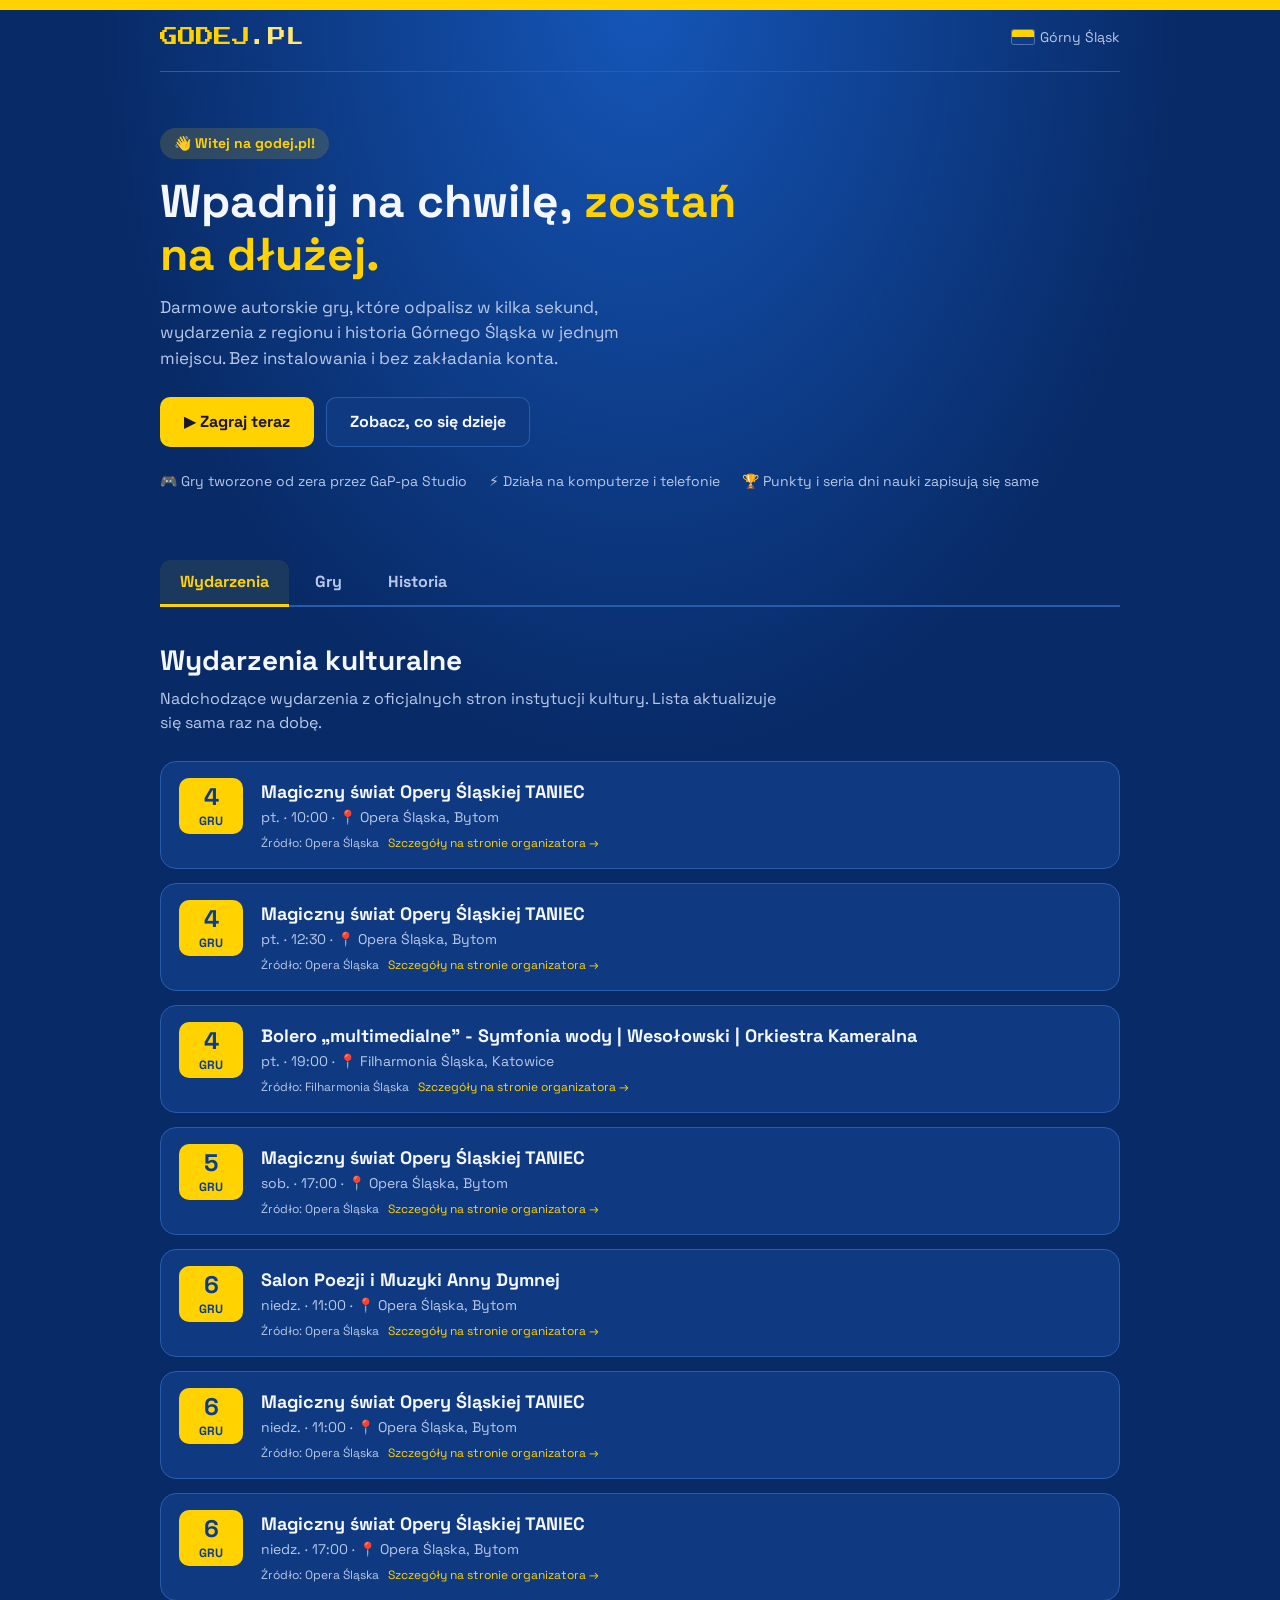
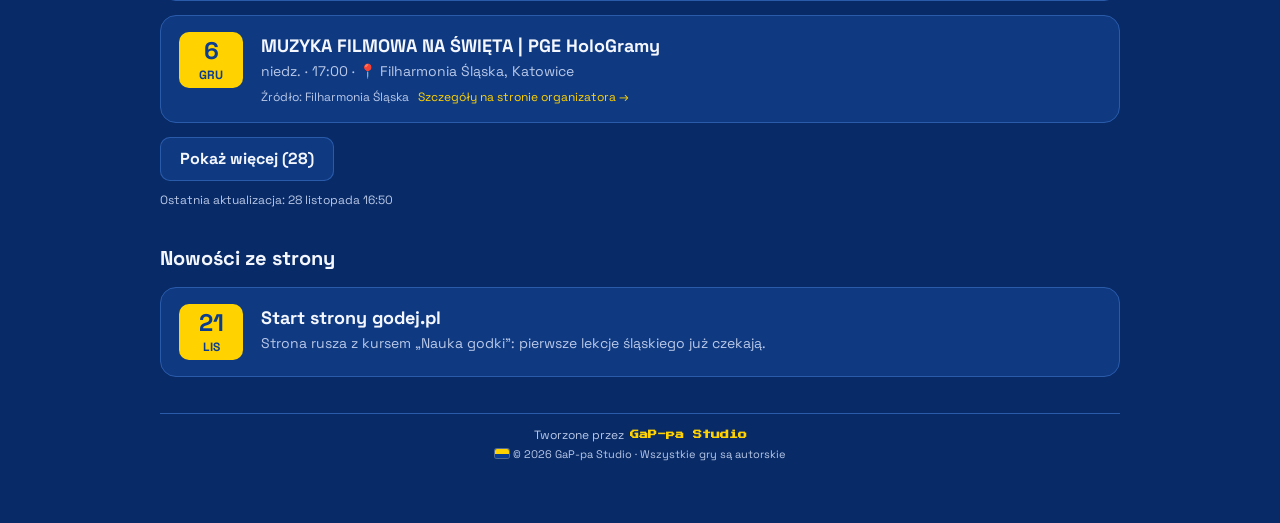
<file: index.html>
<!DOCTYPE html>
<html lang="pl">
<head>
  <meta charset="UTF-8">
  <meta name="viewport" content="width=device-width, initial-scale=1.0">
  <title>godej.pl – autorskie gry w przeglądarce</title>
  <link rel="preconnect" href="https://fonts.googleapis.com">
  <link href="https://fonts.googleapis.com/css2?family=Press+Start+2P&family=Space+Grotesk:wght@400;700&display=swap" rel="stylesheet">
  <link rel="stylesheet" href="style.css">
</head>
<body>
  <div class="kontener">

    <header class="naglowek">
      <a href="#wydarzenia" class="logo">GODEJ<span>.PL</span></a>
      <span style="color:var(--przygaszony);font-size:14px"><span class="flaga"></span>Górny Śląsk</span>
    </header>

    <section class="hero">
      <span class="powitanie">👋 Witej na godej.pl!</span>
      <h1>Wpadnij na chwilę, <em>zostań na dłużej.</em></h1>
      <p>Darmowe autorskie gry, które odpalisz w kilka sekund, wydarzenia z regionu i historia Górnego Śląska w jednym miejscu. Bez instalowania i bez zakładania konta.</p>
      <div class="hero-przyciski">
        <a href="#gry" class="przycisk skok">▶ Zagraj teraz</a>
        <a href="#wydarzenia" class="przycisk drugi skok">Zobacz, co się dzieje</a>
      </div>
      <ul class="atuty">
        <li>🎮 Gry tworzone od zera przez GaP-pa Studio</li>
        <li>⚡ Działa na komputerze i telefonie</li>
        <li>🏆 Punkty i seria dni nauki zapisują się same</li>
      </ul>
    </section>

    <!-- ZAKŁADKI: link #nazwa otwiera panel o id="nazwa" -->
    <nav class="zakladki">
      <a href="#wydarzenia" data-panel="wydarzenia">Wydarzenia</a>
      <a href="#gry" data-panel="gry">Gry</a>
      <a href="#historia" data-panel="historia">Historia</a>
    </nav>

    <!-- ===== PANEL: WYDARZENIA ===== -->
    <section id="wydarzenia" class="panel">
      <h2>Wydarzenia kulturalne</h2>
      <p class="wstep">Nadchodzące wydarzenia z oficjalnych stron instytucji kultury. Lista aktualizuje się sama raz na dobę.</p>

      <!-- Tę listę wypełnia bot (plik wydarzenia.json) -->
      <div class="wydarzenia" id="listaWydarzen">
        <p class="pusto">Wczytuję wydarzenia…</p>
      </div>
      <button class="przycisk drugi ukryty" id="wiecejWydarzen" style="margin-top:14px">Pokaż więcej</button>
      <p class="aktualizacja" id="aktualizacja"></p>

      <h3 class="podtytul">Nowości ze strony</h3>
      <!-- Własne wpisy: żeby dodać nowy, skopiuj jeden blok <div class="wydarzenie"> -->
      <div class="wydarzenia">
        <div class="wydarzenie">
          <div class="data"><b>21</b><span>lis</span></div>
          <div>
            <h3>Start strony godej.pl</h3>
            <p>Strona rusza z kursem „Nauka godki”: pierwsze lekcje śląskiego już czekają.</p>
          </div>
        </div>
      </div>
    </section>

    <!-- ===== PANEL: GRY ===== -->
    <section id="gry" class="panel">
      <h2>Gry</h2>
      <p class="wstep">Wybierz grę i zagraj. Nowe tytuły będą pojawiać się tutaj.</p>

      <!-- Żeby dodać nową grę, skopiuj jeden <a class="kafelek"> i zmień link, nazwę i opis -->
      <div class="siatka">
        <a class="kafelek" href="gry/nauka/index.html">
          <svg class="miniatura" viewBox="0 0 300 150" preserveAspectRatio="xMidYMid slice">
            <rect width="300" height="150" fill="#0a2f70"/>
            <rect x="70" y="30" width="160" height="56" rx="12" fill="#ffd200"/>
            <polygon points="110,86 130,86 112,104" fill="#ffd200"/>
            <text x="150" y="66" font-size="20" text-anchor="middle" fill="#0a3d91" font-family="monospace" font-weight="bold">GODEJ!</text>
            <rect x="80" y="112" width="40" height="14" rx="7" fill="#164a9e"/>
            <rect x="130" y="112" width="40" height="14" rx="7" fill="#4cd68a"/>
            <rect x="180" y="112" width="40" height="14" rx="7" fill="#164a9e"/>
          </svg>
          <div class="opis">
            <h3>Nauka</h3>
            <p>Kurs śląskiej godki: krótkie lekcje po 5–7 minut, ćwiczenia, powtórki i seria dni nauki.</p>
            <span class="etykieta">Edukacyjna</span>
          </div>
        </a>

        <div class="kafelek wkrotce">
          <svg class="miniatura" viewBox="0 0 300 150"><rect width="300" height="150" fill="#0a2a66"/>
            <text x="150" y="85" font-size="22" text-anchor="middle" fill="#4f74b8" font-family="monospace">WKRÓTCE…</text></svg>
          <div class="opis">
            <h3>Twoja następna gra</h3>
            <p>Tu pojawi się kolejny projekt.</p>
            <span class="etykieta">W budowie</span>
          </div>
        </div>
      </div>
    </section>

    <!-- ===== PANEL: HISTORIA ===== -->
    <section id="historia" class="panel">
      <h2>Historia Górnego Śląska</h2>
      <p class="wstep">Krótka oś czasu regionu, z którego pochodzą te gry. Możesz ją rozbudować albo zastąpić historią swojego projektu.</p>

      <div class="os">
        <div class="punkt">
          <div class="rok">X wiek</div>
          <h3>Pod władzą Piastów</h3>
          <p>Ziemie zamieszkane przez plemiona Opolan i Gołęszyców zostają włączone do państwa pierwszych Piastów.</p>
        </div>
        <div class="punkt">
          <div class="rok">XII–XIII wiek</div>
          <h3>Własne księstwa</h3>
          <p>Po rozbiciu dzielnicowym powstaje księstwo opolsko-raciborskie, od którego zaczyna się odrębna historia Górnego Śląska.</p>
        </div>
        <div class="punkt">
          <div class="rok">XIV wiek</div>
          <h3>Pod koroną czeską</h3>
          <p>Książęta śląscy przyjmują zwierzchnictwo królów Czech, a Kazimierz Wielki potwierdza to w traktacie w Trenczynie (1335).</p>
        </div>
        <div class="punkt">
          <div class="rok">1526</div>
          <h3>Czasy Habsburgów</h3>
          <p>Wraz z koroną czeską Śląsk przechodzi pod panowanie Habsburgów.</p>
        </div>
        <div class="punkt">
          <div class="rok">1742</div>
          <h3>W granicach Prus</h3>
          <p>Po wojnach śląskich większość regionu trafia do Prus. Śląsk Cieszyński i Opawski zostają przy Austrii.</p>
        </div>
        <div class="punkt">
          <div class="rok">XIX wiek</div>
          <h3>Węgiel i stal</h3>
          <p>Rozwój kopalń, hut i kolei zmienia Górny Śląsk w jeden z największych okręgów przemysłowych Europy.</p>
        </div>
        <div class="punkt">
          <div class="rok">1919–1922</div>
          <h3>Powstania i plebiscyt</h3>
          <p>Trzy powstania śląskie i plebiscyt z 1921 roku kończą się podziałem regionu. Część wschodnia trafia do Polski jako autonomiczne województwo śląskie z własnym Sejmem Śląskim.</p>
        </div>
        <div class="punkt">
          <div class="rok">1945</div>
          <h3>W granicach Polski</h3>
          <p>Po II wojnie światowej niemal cały Górny Śląsk znajduje się w granicach Polski.</p>
        </div>
      </div>
    </section>

    <footer class="stopka">
      <div class="studio">Tworzone przez <b>GaP-pa Studio</b></div>
      <span class="flaga"></span>© 2026 GaP-pa Studio · Wszystkie gry są autorskie
    </footer>
  </div>

<script>
// Przełączanie zakładek na podstawie adresu (#wydarzenia, #gry, #historia)
const PANELE = ['wydarzenia', 'gry', 'historia'];
function pokazZakladke() {
  const nazwa = PANELE.includes(location.hash.slice(1)) ? location.hash.slice(1) : 'wydarzenia';
  document.querySelectorAll('.panel').forEach(p => p.classList.toggle('aktywny', p.id === nazwa));
  document.querySelectorAll('.zakladki a').forEach(a => a.classList.toggle('aktywna', a.dataset.panel === nazwa));
}
// zapobiega przewijaniu strony w dół przy kliknięciu zakładki
document.querySelectorAll('.zakladki a, .logo, .skok').forEach(a => a.addEventListener('click', e => {
  e.preventDefault();
  try { history.replaceState(null, '', a.getAttribute('href')); }
  catch (err) { location.hash = a.getAttribute('href'); }
  pokazZakladke();
  // przyciski z nagłówka przewijają do zakładek
  if (a.classList.contains('skok')) document.querySelector('.zakladki').scrollIntoView({ behavior: 'smooth' });
}));
window.addEventListener('hashchange', pokazZakladke);
pokazZakladke();
// ===== Wydarzenia zbierane przez bota (plik wydarzenia.json) =====
const MIES_SKROT = ['sty','lut','mar','kwi','maj','cze','lip','sie','wrz','paź','lis','gru'];
const DNI = ['niedz.','pon.','wt.','śr.','czw.','pt.','sob.'];
const escH = t => String(t ?? '').replace(/[&<>"']/g, c => ({ '&':'&amp;','<':'&lt;','>':'&gt;','"':'&quot;',"'":'&#39;' }[c]));
const NA_START = 8;

async function wczytajWydarzenia() {
  const lista = document.getElementById('listaWydarzen');
  const wiecej = document.getElementById('wiecejWydarzen');
  let dane;
  try {
    const odp = await fetch('wydarzenia.json', { cache: 'no-store' });
    if (!odp.ok) throw new Error();
    dane = await odp.json();
  } catch (e) {
    lista.innerHTML = '<p class="pusto">Wydarzenia z instytucji kultury pojawią się tu po opublikowaniu strony i pierwszym uruchomieniu bota.</p>';
    return;
  }
  const dzis = new Date().toLocaleDateString('sv-SE');
  const wyd = (dane.wydarzenia || []).filter(e => e.data >= dzis);
  if (!wyd.length) {
    lista.innerHTML = '<p class="pusto">Na razie brak nadchodzących wydarzeń. Zajrzyj jutro – lista odświeża się codziennie.</p>';
  } else {
    lista.innerHTML = wyd.map((e, i) => {
      const [r, m, d] = e.data.split('-').map(Number);
      const dzien = DNI[new Date(r, m - 1, d).getDay()];
      const gdzie = [e.miejsce, e.miasto].filter(Boolean).filter((v, j, t) => t.indexOf(v) === j).join(', ');
      const link = /^https?:\/\//.test(e.link) ? `<a class="szczegoly" href="${escH(e.link)}" target="_blank" rel="noopener noreferrer">Szczegóły na stronie organizatora →</a>` : '';
      return `<div class="wydarzenie ${i >= NA_START ? 'ukryty dodatkowe' : ''}">
        <div class="data"><b>${d}</b><span>${MIES_SKROT[m - 1]}</span></div>
        <div>
          <h3>${escH(e.tytul)}</h3>
          <p>${dzien}${e.godzina ? ' · ' + escH(e.godzina) : ''}${gdzie ? ' · 📍 ' + escH(gdzie) : ''}</p>
          <p class="zrodlo-wyd">Źródło: ${escH(e.zrodlo)} ${link}</p>
        </div></div>`;
    }).join('');
    if (wyd.length > NA_START) {
      wiecej.classList.remove('ukryty');
      wiecej.textContent = `Pokaż więcej (${wyd.length - NA_START})`;
      wiecej.onclick = () => { lista.querySelectorAll('.dodatkowe').forEach(x => x.classList.remove('ukryty')); wiecej.classList.add('ukryty'); };
    }
  }
  if (dane.zaktualizowano) {
    const t = new Date(dane.zaktualizowano);
    document.getElementById('aktualizacja').textContent = 'Ostatnia aktualizacja: ' + t.toLocaleString('pl-PL', { day: 'numeric', month: 'long', hour: '2-digit', minute: '2-digit' });
  }
}
wczytajWydarzenia();
</script>
</body>
</html>
</file>
<file: style.css>
/* ===== Wspólny wygląd całej strony ===== */
:root {
  /* Barwy Górnego Śląska: żółty i niebieski */
  --zolty: #ffd200;
  --niebieski: #0a3d91;
  --tlo: #082a66;
  --karta: #0f3a82;
  --karta-hover: #164a9e;
  --tekst: #f4f7ff;
  --przygaszony: #b9c8e8;
  --akcent: #ffd200;
  --akcent2: #ffe873;
  --linia: #2a5bab;
  --promien: 16px;
}

* { box-sizing: border-box; margin: 0; padding: 0; }

body {
  font-family: "Space Grotesk", system-ui, sans-serif;
  color: var(--tekst);
  /* żółty pas u góry jak na fladze, niżej niebieskie tło */
  background:
    linear-gradient(to bottom, var(--zolty) 0, var(--zolty) 10px, transparent 10px),
    radial-gradient(ellipse at top, #1556b8 0%, var(--tlo) 60%) fixed,
    var(--tlo);
  min-height: 100vh;
  line-height: 1.5;
}

a { color: inherit; text-decoration: none; }

.kontener { max-width: 1000px; margin: 0 auto; padding: 24px 20px 60px; }

/* Nagłówek */
.naglowek {
  display: flex; align-items: center; justify-content: space-between;
  gap: 16px; padding-bottom: 20px; border-bottom: 1px solid var(--linia);
}
.logo { font-family: "Press Start 2P", monospace; font-size: 18px; color: var(--akcent); }
.logo span { color: var(--akcent2); }
.naglowek nav a { color: var(--przygaszony); margin-left: 18px; font-size: 15px; }
.naglowek nav a:hover { color: var(--tekst); }

/* Sekcja powitalna */
.hero { padding: 56px 0 40px; }
.hero h1 { font-size: clamp(30px, 5vw, 46px); line-height: 1.15; max-width: 640px; }
.hero h1 em { font-style: normal; color: var(--akcent); }
.hero p { color: var(--przygaszony); margin-top: 14px; max-width: 520px; font-size: 17px; }

/* Siatka gier */
.siatka {
  display: grid; gap: 20px;
  grid-template-columns: repeat(auto-fill, minmax(260px, 1fr));
}
.kafelek {
  background: var(--karta); border-radius: var(--promien); overflow: hidden;
  border: 1px solid var(--linia); transition: transform .15s, background .15s;
  display: flex; flex-direction: column;
}
.kafelek:hover { transform: translateY(-4px); background: var(--karta-hover); }
.miniatura { height: 150px; display: block; }
.opis { padding: 16px 18px 20px; }
.opis h3 { font-size: 20px; }
.opis p { color: var(--przygaszony); font-size: 14px; margin: 6px 0 14px; }
.etykieta {
  display: inline-block; font-size: 12px; padding: 3px 10px; border-radius: 99px;
  background: rgba(255,210,0,.15); color: var(--zolty);
}
.kafelek.wkrotce { opacity: .55; pointer-events: none; }

.stopka { margin-top: 60px; color: var(--przygaszony); font-size: 13px; text-align: center; }

/* ===== Elementy wspólne dla stron gier ===== */
.gra-gora {
  display: flex; align-items: center; justify-content: space-between;
  flex-wrap: wrap; gap: 12px; margin: 24px 0 16px;
}
.gra-gora h1 { font-size: 28px; }
.wyniki { display: flex; gap: 10px; }
.licznik {
  background: var(--karta); padding: 6px 14px; border-radius: 10px;
  font-size: 14px; color: var(--przygaszony);
}
.licznik b { color: var(--tekst); font-size: 17px; margin-left: 4px; }

.przycisk {
  background: var(--akcent); color: #1b1630; border: none; font: inherit;
  font-weight: 700; padding: 10px 20px; border-radius: 10px; cursor: pointer;
}
.przycisk:hover { filter: brightness(1.08); }
.przycisk.drugi { background: var(--karta); color: var(--tekst); box-shadow: inset 0 0 0 1px var(--linia); }

.wskazowka { color: var(--przygaszony); font-size: 14px; margin-top: 14px; }

.powrot { color: var(--przygaszony); font-size: 15px; }
.powrot:hover { color: var(--tekst); }

/* ===== Zakładki ===== */
.zakladki { display: flex; gap: 6px; margin: 28px 0 0; border-bottom: 2px solid var(--linia); flex-wrap: wrap; }
.zakladki a {
  padding: 10px 20px; border-radius: 10px 10px 0 0; color: var(--przygaszony);
  font-weight: 700; margin-bottom: -2px; border-bottom: 3px solid transparent;
}
.zakladki a:hover { color: var(--tekst); background: rgba(255,255,255,.05); }
.zakladki a.aktywna { color: var(--zolty); border-bottom-color: var(--zolty); background: rgba(255,210,0,.08); }
.panel { display: none; padding-top: 32px; }
.panel.aktywny { display: block; }
.panel > h2 { font-size: 28px; margin-bottom: 6px; }
.panel > .wstep { color: var(--przygaszony); margin-bottom: 26px; max-width: 620px; }

/* Oś czasu w Historii */
.os { border-left: 3px solid var(--zolty); margin-left: 8px; }
.punkt { position: relative; padding: 0 0 26px 26px; max-width: 680px; }
.punkt::before {
  content: ""; position: absolute; left: -9px; top: 4px; width: 15px; height: 15px;
  border-radius: 50%; background: var(--niebieski); border: 3px solid var(--zolty);
}
.punkt .rok { color: var(--zolty); font-weight: 700; font-size: 14px; letter-spacing: .5px; }
.punkt h3 { font-size: 18px; margin: 2px 0 4px; }
.punkt p { color: var(--przygaszony); font-size: 15px; }

/* Lista wydarzeń */
.wydarzenia { display: grid; gap: 14px; }
.wydarzenie {
  display: flex; gap: 18px; align-items: flex-start; background: var(--karta);
  border: 1px solid var(--linia); border-radius: var(--promien); padding: 16px 18px;
}
.data {
  flex: 0 0 64px; text-align: center; background: var(--zolty); color: var(--niebieski);
  border-radius: 10px; padding: 6px 0; font-weight: 700; line-height: 1.1;
}
.data b { display: block; font-size: 24px; }
.data span { font-size: 12px; text-transform: uppercase; }
.wydarzenie h3 { font-size: 18px; }
.wydarzenie p { color: var(--przygaszony); font-size: 14px; margin-top: 2px; }

.flaga { display: inline-block; width: 22px; height: 14px; vertical-align: -2px; margin-right: 6px;
  background: linear-gradient(var(--zolty) 50%, var(--niebieski) 50%); border-radius: 2px; box-shadow: 0 0 0 1px rgba(255,255,255,.3); }

/* Stopka studia */
.stopka { border-top: 1px solid var(--linia); padding-top: 12px; margin-top: 36px; font-size: 11px; }
.stopka .flaga { width: 14px; height: 9px; vertical-align: 0; margin-right: 4px; }
.studio { font-size: 12px; color: var(--przygaszony); margin-bottom: 2px; }
.studio b { color: var(--zolty); font-family: "Press Start 2P", monospace; font-size: 9px; margin-left: 3px; }

/* Nagłówek powitalny */
.powitanie {
  display: inline-block; background: rgba(255,210,0,.15); color: var(--zolty);
  padding: 5px 14px; border-radius: 99px; font-size: 14px; font-weight: 700; margin-bottom: 16px;
}
.hero-przyciski { display: flex; gap: 12px; flex-wrap: wrap; margin-top: 26px; }
.hero-przyciski .przycisk { padding: 13px 24px; font-size: 16px; }
.atuty { list-style: none; display: flex; flex-wrap: wrap; gap: 8px 22px; margin-top: 24px; color: var(--przygaszony); font-size: 14px; }

/* Wydarzenia z bota */
.pusto { color: var(--przygaszony); background: var(--karta); border: 1px dashed var(--linia); border-radius: var(--promien); padding: 18px; }
.zrodlo-wyd { font-size: 12px !important; margin-top: 6px !important; }
.szczegoly { color: var(--zolty); margin-left: 6px; white-space: nowrap; }
.szczegoly:hover { text-decoration: underline; }
.aktualizacja { color: var(--przygaszony); font-size: 12px; margin-top: 10px; }
.podtytul { font-size: 20px; margin: 34px 0 14px; }
.ukryty { display: none !important; }
</file>
